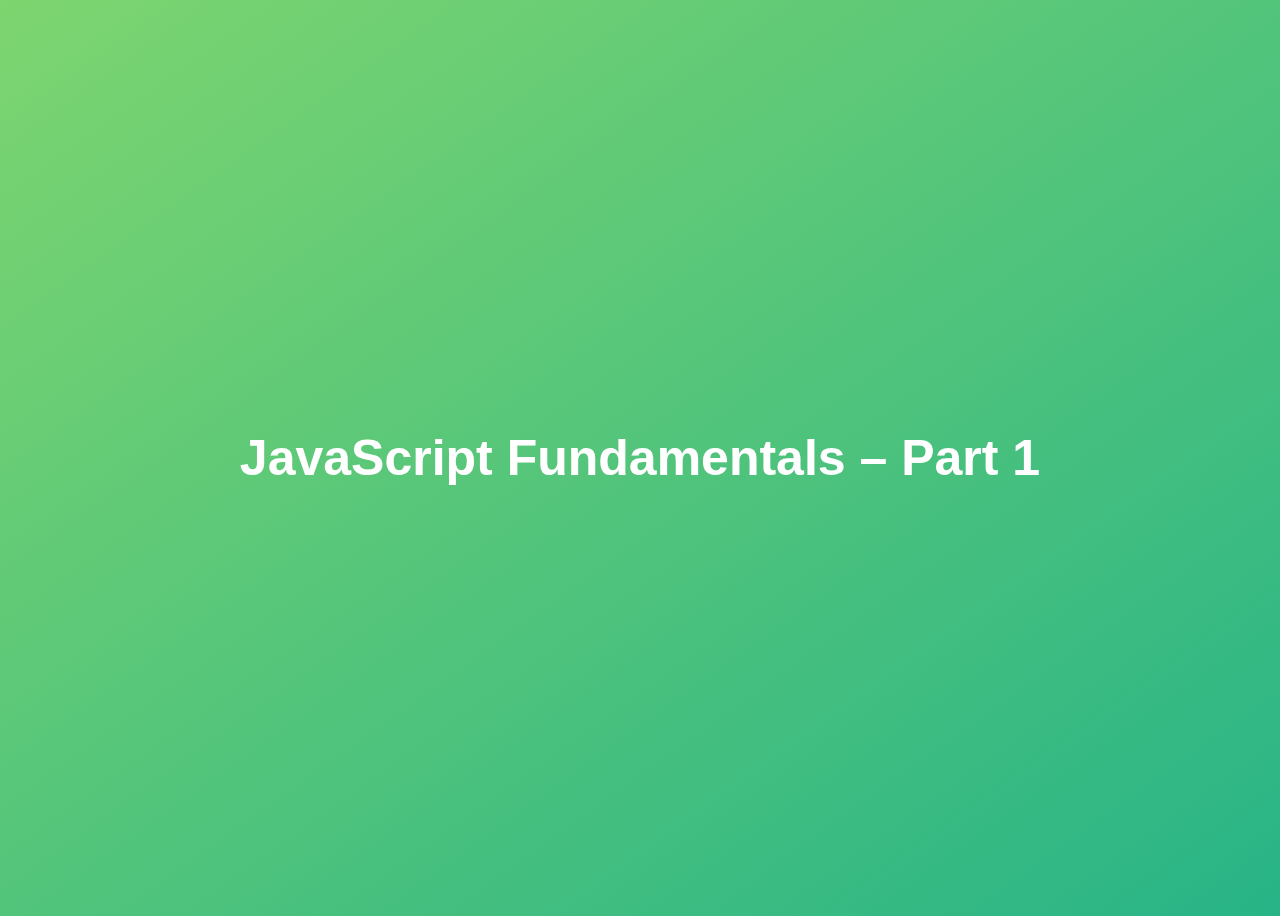
<file: My Code/Unit - 01/index.html>
<!DOCTYPE html>
<html lang="en">
<head>
  <meta charset="UTF-8" />
  <meta name="viewport" content="width=device-width, initial-scale=1.0" />
  <meta http-equiv="X-UA-Compatible" content="ie=edge" />
  <title>JavaScript Fundamentals – Part 1</title>
  <style>
    body {
      height: 100vh;
      display: flex;
      align-items: center;
      background: linear-gradient(to top left, #28b487, #7dd56f);
    }
    h1 {
      font-family: sans-serif;
      font-size: 50px;
      line-height: 1.3;
      width: 100%;
      padding: 30px;
      text-align: center;
      color: white;
    }
  </style>
</head>
<body>
<h1>JavaScript Fundamentals – Part 1</h1>

<script src="script.js"></script>
</body>
</html>
</file>
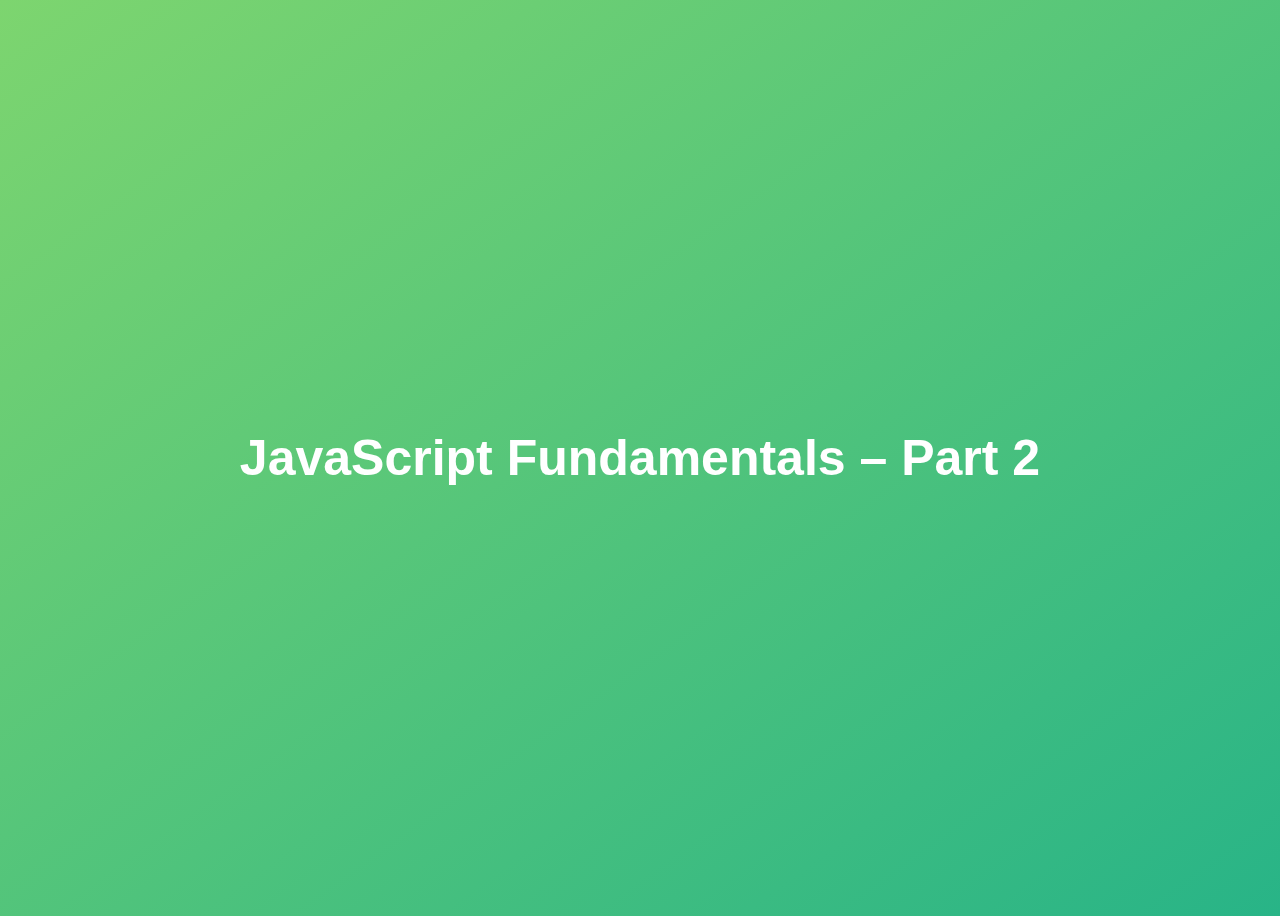
<file: My Code/Unit - 02/index.html>
<!DOCTYPE html>
<html lang="en">
  <head>
    <meta charset="UTF-8" />
    <meta name="viewport" content="width=device-width, initial-scale=1.0" />
    <meta http-equiv="X-UA-Compatible" content="ie=edge" />
    <title>JavaScript Fundamentals – Part 2</title>
    <style>
      body {
        height: 100vh;
        display: flex;
        align-items: center;
        background: linear-gradient(to top left, #28b487, #7dd56f);
      }
      h1 {
        font-family: sans-serif;
        font-size: 50px;
        line-height: 1.3;
        width: 100%;
        padding: 30px;
        text-align: center;
        color: white;
      }
    </style>
  </head>
  <body>
    <h1>JavaScript Fundamentals – Part 2</h1>
    <script src="script.js"></script>
  </body>
</html>
</file>
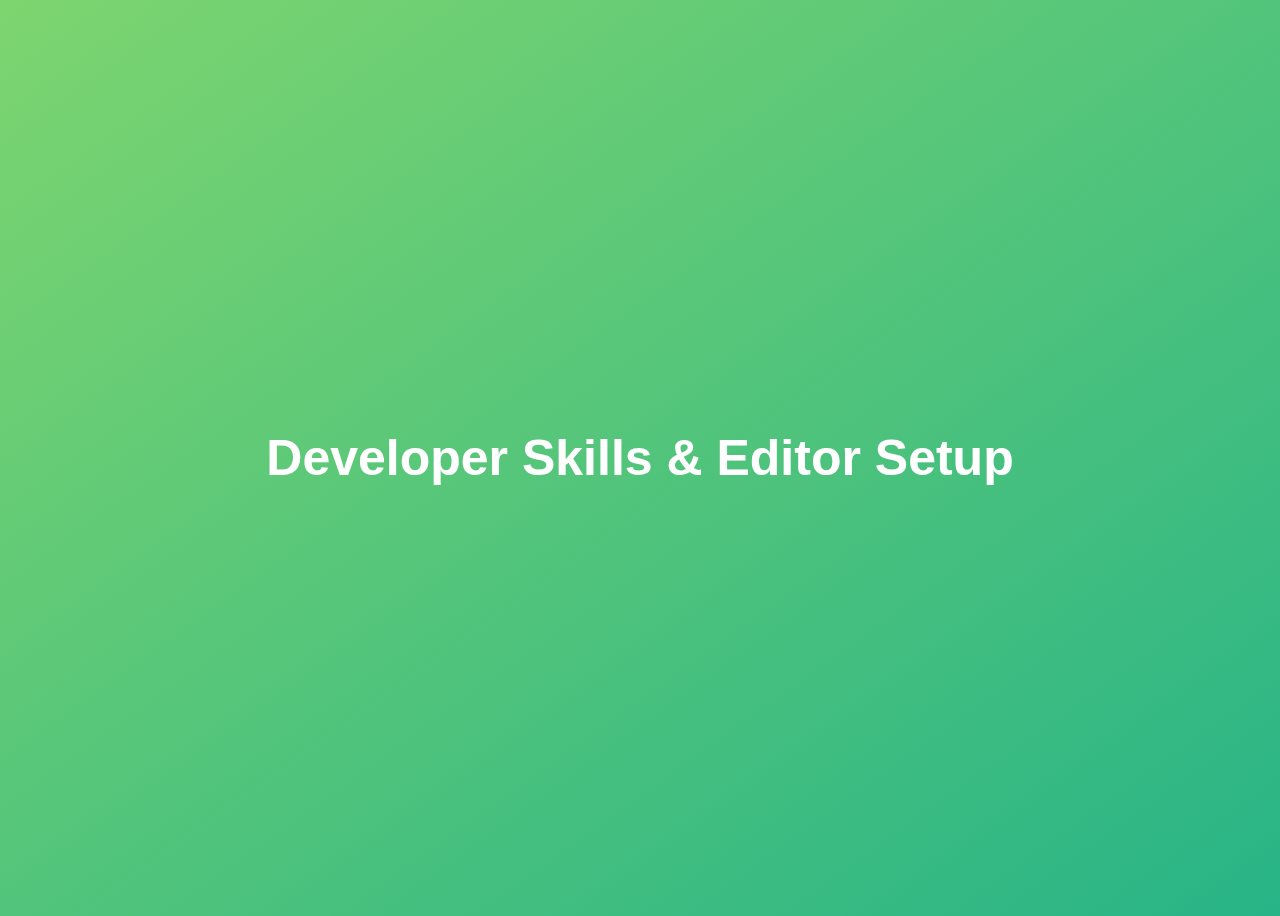
<file: My Code/Unit - 03/index.html>
<!DOCTYPE html>
<html lang="en">
  <head>
    <meta charset="UTF-8" />
    <meta name="viewport" content="width=device-width, initial-scale=1.0" />
    <meta http-equiv="X-UA-Compatible" content="ie=edge" />
    <title>Developer Skills & Editor Setup</title>
    <style>
      body {
        height: 100vh;
        display: flex;
        align-items: center;
        background: linear-gradient(to top left, #28b487, #7dd56f);
      }
      h1 {
        font-family: sans-serif;
        font-size: 50px;
        line-height: 1.3;
        width: 100%;
        padding: 30px;
        text-align: center;
        color: white;
      }
    </style>
  </head>
  <body>
    <h1>Developer Skills & Editor Setup</h1>
    <script src="script.js"></script>
  </body>
</html>
</file>
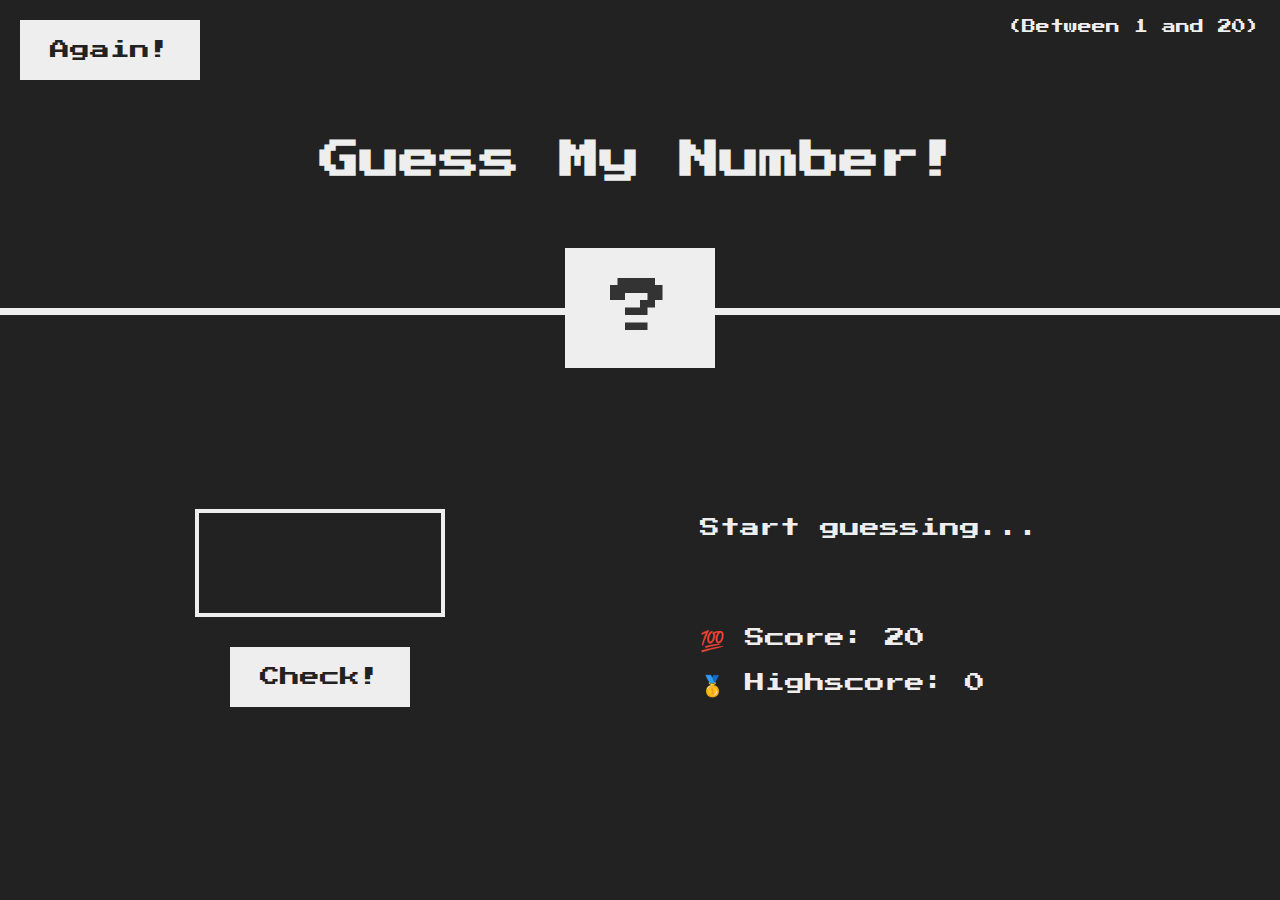
<file: My Code/Unit - 05/index.html>
<!DOCTYPE html>
<html lang="en">
  <head>
    <meta charset="UTF-8" />
    <meta name="viewport" content="width=device-width, initial-scale=1.0" />
    <meta http-equiv="X-UA-Compatible" content="ie=edge" />
    <link rel="stylesheet" href="style.css" />
    <title>Guess My Number!</title>
  </head>
  <body>
    <header>
      <h1>Guess My Number!</h1>
      <p class="between">(Between 1 and 20)</p>
      <button class="btn again">Again!</button>
      <div class="number">?</div>
    </header>
    <main>
      <section class="left">
        <input type="number" class="guess" />
        <button class="btn check">Check!</button>
      </section>
      <section class="right">
        <p class="message">Start guessing...</p>
        <p class="label-score">💯 Score: <span class="score">20</span></p>
        <p class="label-highscore">
          🥇 Highscore: <span class="highscore">0</span>
        </p>
      </section>
    </main>
    <script src="script.js"></script>
  </body>
</html>
</file>
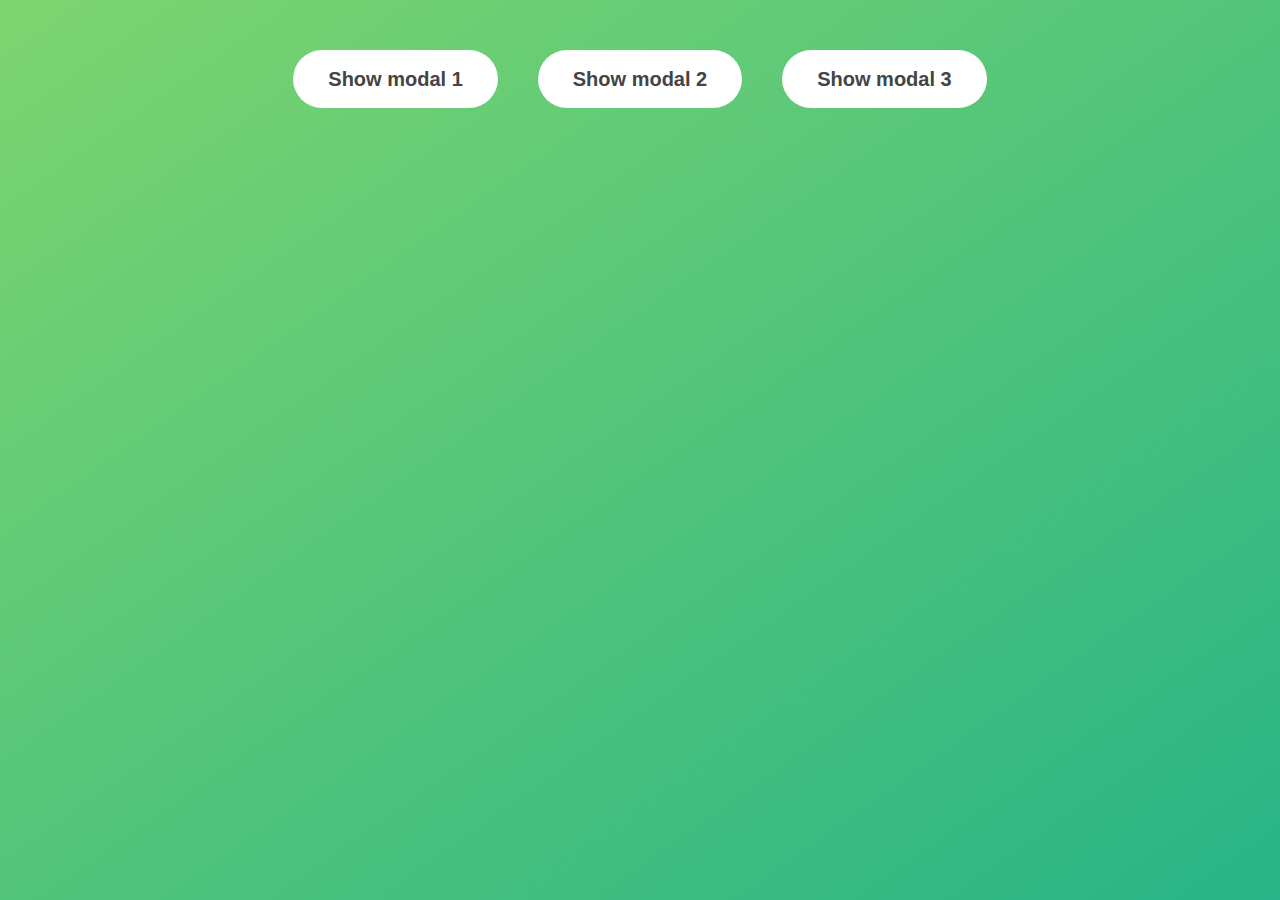
<file: My Code/Unit - 06/index.html>
<!DOCTYPE html>
<html lang="en">
  <head>
    <meta charset="UTF-8" />
    <meta name="viewport" content="width=device-width, initial-scale=1.0" />
    <meta http-equiv="X-UA-Compatible" content="ie=edge" />
    <link rel="stylesheet" href="style.css" />
    <title>Modal window</title>
  </head>
  <body>
    <button class="show-modal">Show modal 1</button>
    <button class="show-modal">Show modal 2</button>
    <button class="show-modal">Show modal 3</button>

    <div class="modal hidden">
      <button class="close-modal">&times;</button>
      <h1>I'm a modal window 😍</h1>
      <p>
        Lorem ipsum dolor sit amet, consectetur adipisicing elit, sed do eiusmod
        tempor incididunt ut labore et dolore magna aliqua. Ut enim ad minim
        veniam, quis nostrud exercitation ullamco laboris nisi ut aliquip ex ea
        commodo consequat. Duis aute irure dolor in reprehenderit in voluptate
        velit esse cillum dolore eu fugiat nulla pariatur. Excepteur sint
        occaecat cupidatat non proident, sunt in culpa qui officia deserunt
        mollit anim id est laborum.
      </p>
    </div>
    <div class="overlay hidden"></div>

    <script src="script.js"></script>
  </body>
</html>
</file>
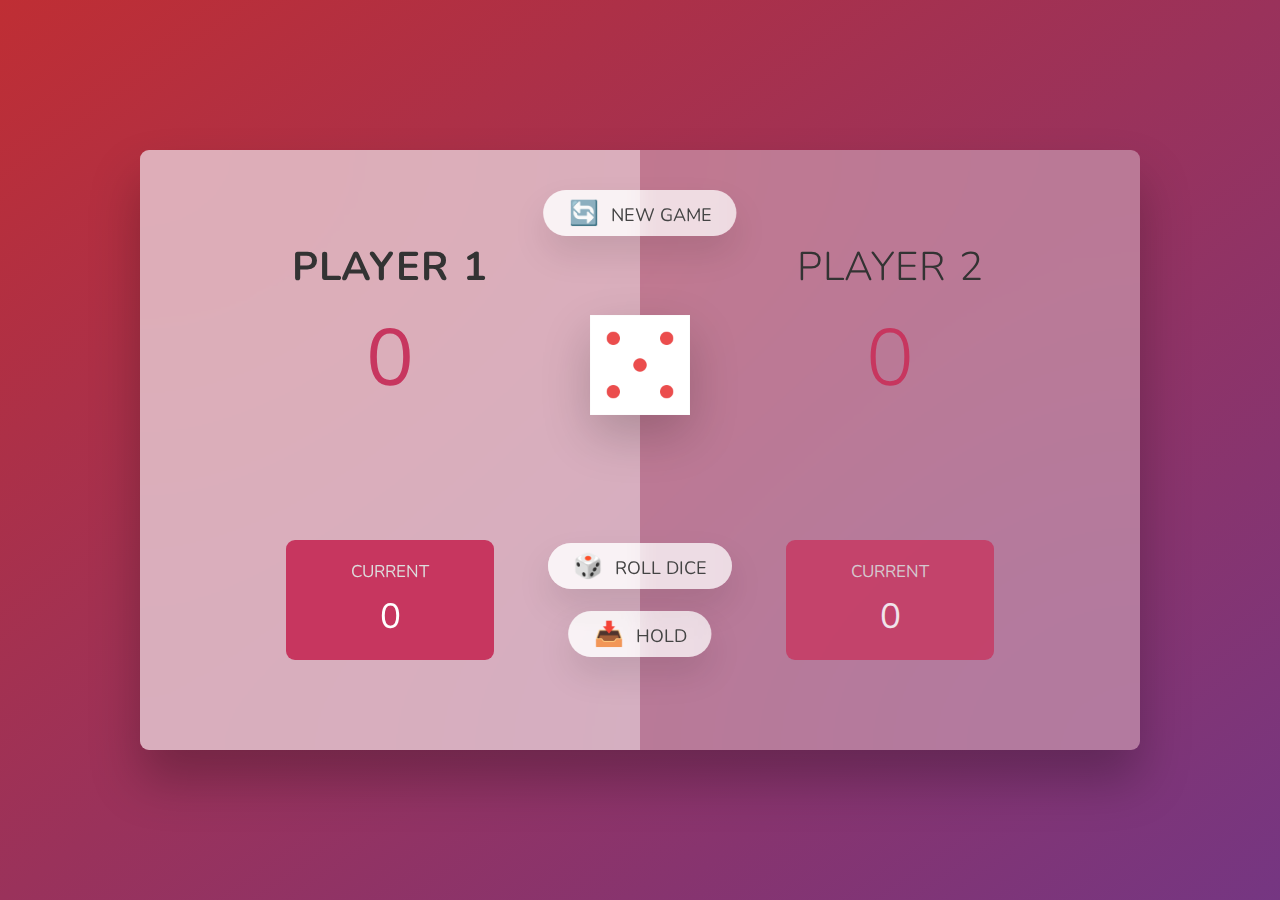
<file: My Code/Unit - 07/index.html>
<!DOCTYPE html>
<html lang="en">
  <head>
    <meta charset="UTF-8" />
    <meta name="viewport" content="width=device-width, initial-scale=1.0" />
    <meta http-equiv="X-UA-Compatible" content="ie=edge" />
    <link rel="stylesheet" href="style.css" />
    <title>Dice Game</title>
  </head>
  <body>
    <main>
      <section class="player player--0 player--active">
        <h2 class="name" id="name--0">Player 1</h2>
        <p class="score" id="score--0">0</p>
        <div class="current">
          <p class="current-label">Current</p>
          <p class="current-score" id="current--0">0</p>
        </div>
      </section>
      <section class="player player--1">
        <h2 class="name" id="name--1">Player 2</h2>
        <p class="score" id="score--1">0</p>
        <div class="current">
          <p class="current-label">Current</p>
          <p class="current-score" id="current--1">0</p>
        </div>
      </section>

      <img src="dice-5.png" alt="Playing dice" class="dice" />
      <button class="btn btn--new">🔄 New game</button>
      <button class="btn btn--roll">🎲 Roll dice</button>
      <button class="btn btn--hold">📥 Hold</button>
    </main>
    <script src="script.js"></script>
  </body>
</html>
</file>
<file: My Code/Unit - 05/style.css>
@import url('https://fonts.googleapis.com/css?family=Press+Start+2P&display=swap');

* {
  margin: 0;
  padding: 0;
  box-sizing: inherit;
}

html {
  font-size: 62.5%;
  box-sizing: border-box;
}

body {
  font-family: 'Press Start 2P', sans-serif;
  color: #eee;
  background-color: #222;
  /* background-color: #60b347; */
}

/* LAYOUT */
header {
  position: relative;
  height: 35vh;
  border-bottom: 7px solid #eee;
}

main {
  height: 65vh;
  color: #eee;
  display: flex;
  align-items: center;
  justify-content: space-around;
}

.left {
  width: 52rem;
  display: flex;
  flex-direction: column;
  align-items: center;
}

.right {
  width: 52rem;
  font-size: 2rem;
}

/* ELEMENTS STYLE */
h1 {
  font-size: 4rem;
  text-align: center;
  position: absolute;
  width: 100%;
  top: 52%;
  left: 50%;
  transform: translate(-50%, -50%);
}

.number {
  background: #eee;
  color: #333;
  font-size: 6rem;
  width: 15rem;
  padding: 3rem 0rem;
  text-align: center;
  position: absolute;
  bottom: 0;
  left: 50%;
  transform: translate(-50%, 50%);
}

.between {
  font-size: 1.4rem;
  position: absolute;
  top: 2rem;
  right: 2rem;
}

.again {
  position: absolute;
  top: 2rem;
  left: 2rem;
}

.guess {
  background: none;
  border: 4px solid #eee;
  font-family: inherit;
  color: inherit;
  font-size: 5rem;
  padding: 2.5rem;
  width: 25rem;
  text-align: center;
  display: block;
  margin-bottom: 3rem;
}

.btn {
  border: none;
  background-color: #eee;
  color: #222;
  font-size: 2rem;
  font-family: inherit;
  padding: 2rem 3rem;
  cursor: pointer;
}

.btn:hover {
  background-color: #ccc;
}

.message {
  margin-bottom: 8rem;
  height: 3rem;
}

.label-score {
  margin-bottom: 2rem;
}
</file>
<file: My Code/Unit - 06/style.css>
* {
  margin: 0;
  padding: 0;
  box-sizing: inherit;
}

html {
  font-size: 62.5%;
  box-sizing: border-box;
}

body {
  font-family: sans-serif;
  color: #333;
  line-height: 1.5;
  height: 100vh;
  position: relative;
  display: flex;
  align-items: flex-start;
  justify-content: center;
  background: linear-gradient(to top left, #28b487, #7dd56f);
}

.show-modal {
  font-size: 2rem;
  font-weight: 600;
  padding: 1.75rem 3.5rem;
  margin: 5rem 2rem;
  border: none;
  background-color: #fff;
  color: #444;
  border-radius: 10rem;
  cursor: pointer;
}

.close-modal {
  position: absolute;
  top: 1.2rem;
  right: 2rem;
  font-size: 5rem;
  color: #333;
  cursor: pointer;
  border: none;
  background: none;
}

h1 {
  font-size: 2.5rem;
  margin-bottom: 2rem;
}

p {
  font-size: 1.8rem;
}

/* -------------------------- */
/* CLASSES TO MAKE MODAL WORK */
.hidden {
  display: none;
}

.modal {
  position: absolute;
  top: 50%;
  left: 50%;
  transform: translate(-50%, -50%);
  width: 70%;

  background-color: white;
  padding: 6rem;
  border-radius: 5px;
  box-shadow: 0 3rem 5rem rgba(0, 0, 0, 0.3);
  z-index: 10;
}

.overlay {
  position: absolute;
  top: 0;
  left: 0;
  width: 100%;
  height: 100%;
  background-color: rgba(0, 0, 0, 0.6);
  backdrop-filter: blur(3px);
  z-index: 5;
}
</file>
<file: My Code/Unit - 07/style.css>
@import url('https://fonts.googleapis.com/css2?family=Nunito&display=swap');

* {
  margin: 0;
  padding: 0;
  box-sizing: inherit;
}

html {
  font-size: 62.5%;
  box-sizing: border-box;
}

body {
  font-family: 'Nunito', sans-serif;
  font-weight: 400;
  height: 100vh;
  color: #333;
  background-image: linear-gradient(to top left, #753682 0%, #bf2e34 100%);
  display: flex;
  align-items: center;
  justify-content: center;
}

/* LAYOUT */
main {
  position: relative;
  width: 100rem;
  height: 60rem;
  background-color: rgba(255, 255, 255, 0.35);
  backdrop-filter: blur(200px);
  filter: blur();
  box-shadow: 0 3rem 5rem rgba(0, 0, 0, 0.25);
  border-radius: 9px;
  overflow: hidden;
  display: flex;
}

.player {
  flex: 50%;
  padding: 9rem;
  display: flex;
  flex-direction: column;
  align-items: center;
  transition: all 0.75s;
}

/* ELEMENTS */
.name {
  position: relative;
  font-size: 4rem;
  text-transform: uppercase;
  letter-spacing: 1px;
  word-spacing: 2px;
  font-weight: 300;
  margin-bottom: 1rem;
}

.score {
  font-size: 8rem;
  font-weight: 300;
  color: #c7365f;
  margin-bottom: auto;
}

.player--active {
  background-color: rgba(255, 255, 255, 0.4);
}
.player--active .name {
  font-weight: 700;
}
.player--active .score {
  font-weight: 400;
}

.player--active .current {
  opacity: 1;
}

.current {
  background-color: #c7365f;
  opacity: 0.8;
  border-radius: 9px;
  color: #fff;
  width: 65%;
  padding: 2rem;
  text-align: center;
  transition: all 0.75s;
}

.current-label {
  text-transform: uppercase;
  margin-bottom: 1rem;
  font-size: 1.7rem;
  color: #ddd;
}

.current-score {
  font-size: 3.5rem;
}

/* ABSOLUTE POSITIONED ELEMENTS */
.btn {
  position: absolute;
  left: 50%;
  transform: translateX(-50%);
  color: #444;
  background: none;
  border: none;
  font-family: inherit;
  font-size: 1.8rem;
  text-transform: uppercase;
  cursor: pointer;
  font-weight: 400;
  transition: all 0.2s;

  background-color: white;
  background-color: rgba(255, 255, 255, 0.6);
  backdrop-filter: blur(10px);

  padding: 0.7rem 2.5rem;
  border-radius: 50rem;
  box-shadow: 0 1.75rem 3.5rem rgba(0, 0, 0, 0.1);
}

.btn::first-letter {
  font-size: 2.4rem;
  display: inline-block;
  margin-right: 0.7rem;
}

.btn--new {
  top: 4rem;
}
.btn--roll {
  top: 39.3rem;
}
.btn--hold {
  top: 46.1rem;
}

.btn:active {
  transform: translate(-50%, 3px);
  box-shadow: 0 1rem 2rem rgba(0, 0, 0, 0.15);
}

.btn:focus {
  outline: none;
}

.dice {
  position: absolute;
  left: 50%;
  top: 16.5rem;
  transform: translateX(-50%);
  height: 10rem;
  box-shadow: 0 2rem 5rem rgba(0, 0, 0, 0.2);
}

.player--winner {
  background-color: #2f2f2f;
}

.player--winner .name {
  font-weight: 700;
  color: #c7365f;
}
</file>
